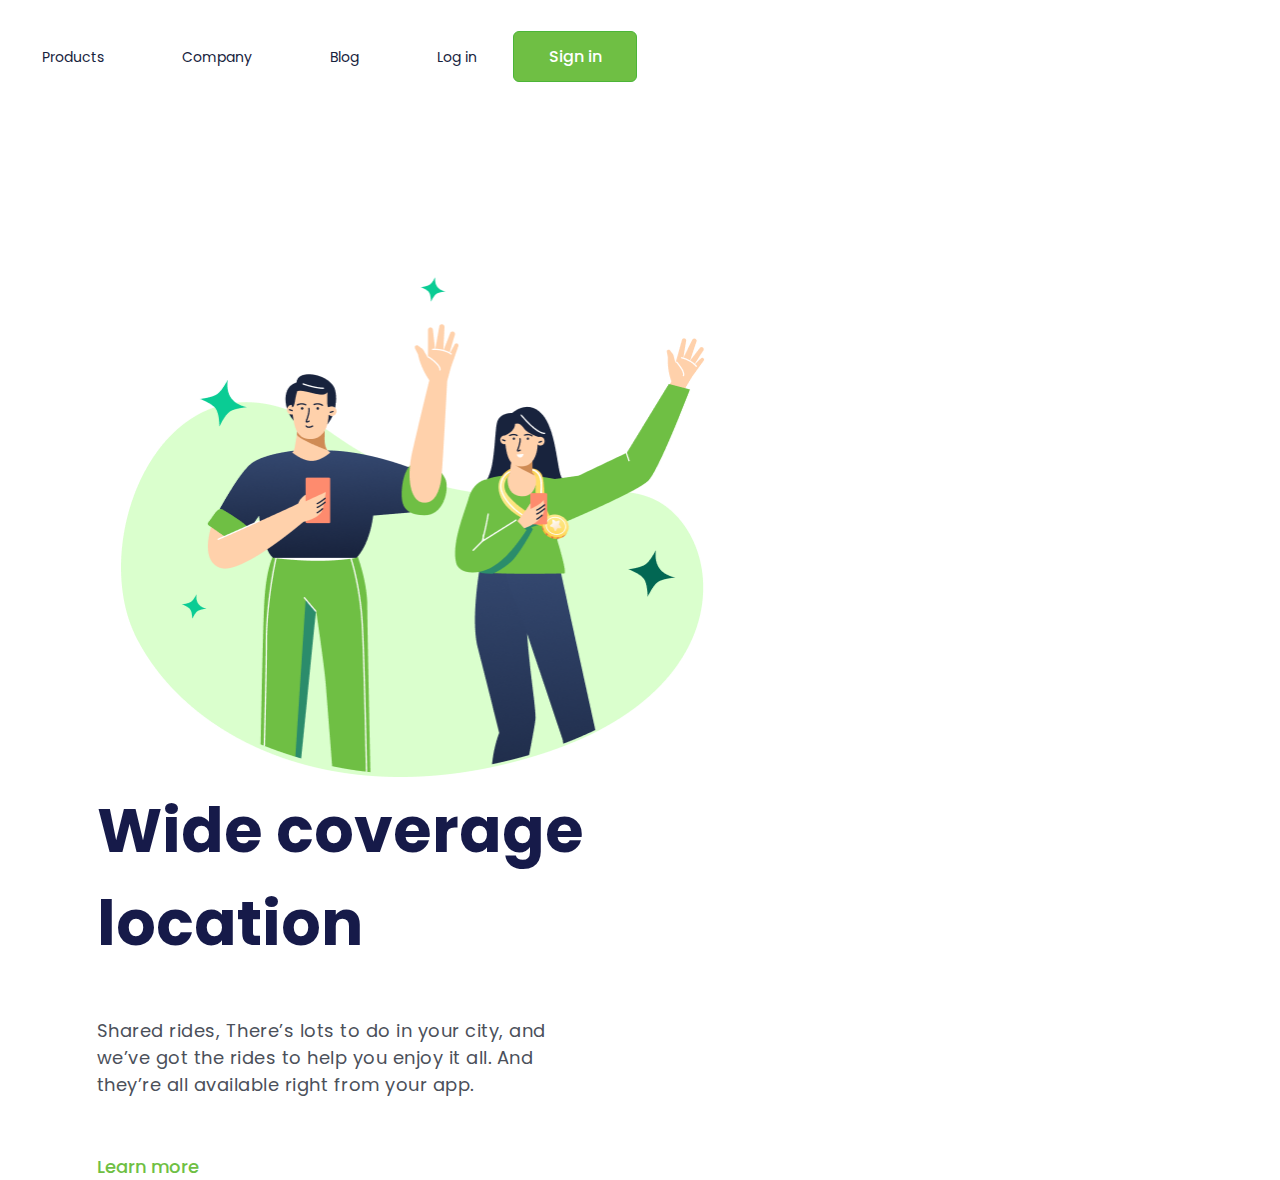
<file: 2-hands-project/index.html>
<!DOCTYPE html>
<html lang="en">
<head>
    <meta charset="UTF-8">
    <meta name="viewport" content="width=device-width, initial-scale=1.0">
    <title>2project</title>
    <link rel="stylesheet" href="style.css">
    <link rel="preconnect" href="https://fonts.googleapis.com">
<link rel="preconnect" href="https://fonts.gstatic.com" crossorigin>
<link href="https://fonts.googleapis.com/css2?family=Poppins:ital,wght@0,100;0,200;0,300;0,400;0,500;0,600;0,700;0,800;0,900;1,100;1,200;1,300;1,400;1,500;1,600;1,700;1,800;1,900&display=swap" rel="stylesheet">
</head>
<body>
    <header>
        <a class="menu">Products</a>
        <a class="menu">Company</a>
        <a class="menu">Blog</a>
        <a class="menu">Log in</a>
        <button class="button1">Sign in</button>
        
    </header>
    <img src="./assets/projectpeople.png" alt="foto de pessoas">
    <section >
        <h1>Wide coverage location</h1>
        <p >Shared rides, There’s lots to do in your city, and we’ve got the rides to help you enjoy it all. And they’re all available right from your app.</p>
        <button class="button2">Learn more</button>
    </section>

    
</body>
</html>
</file>
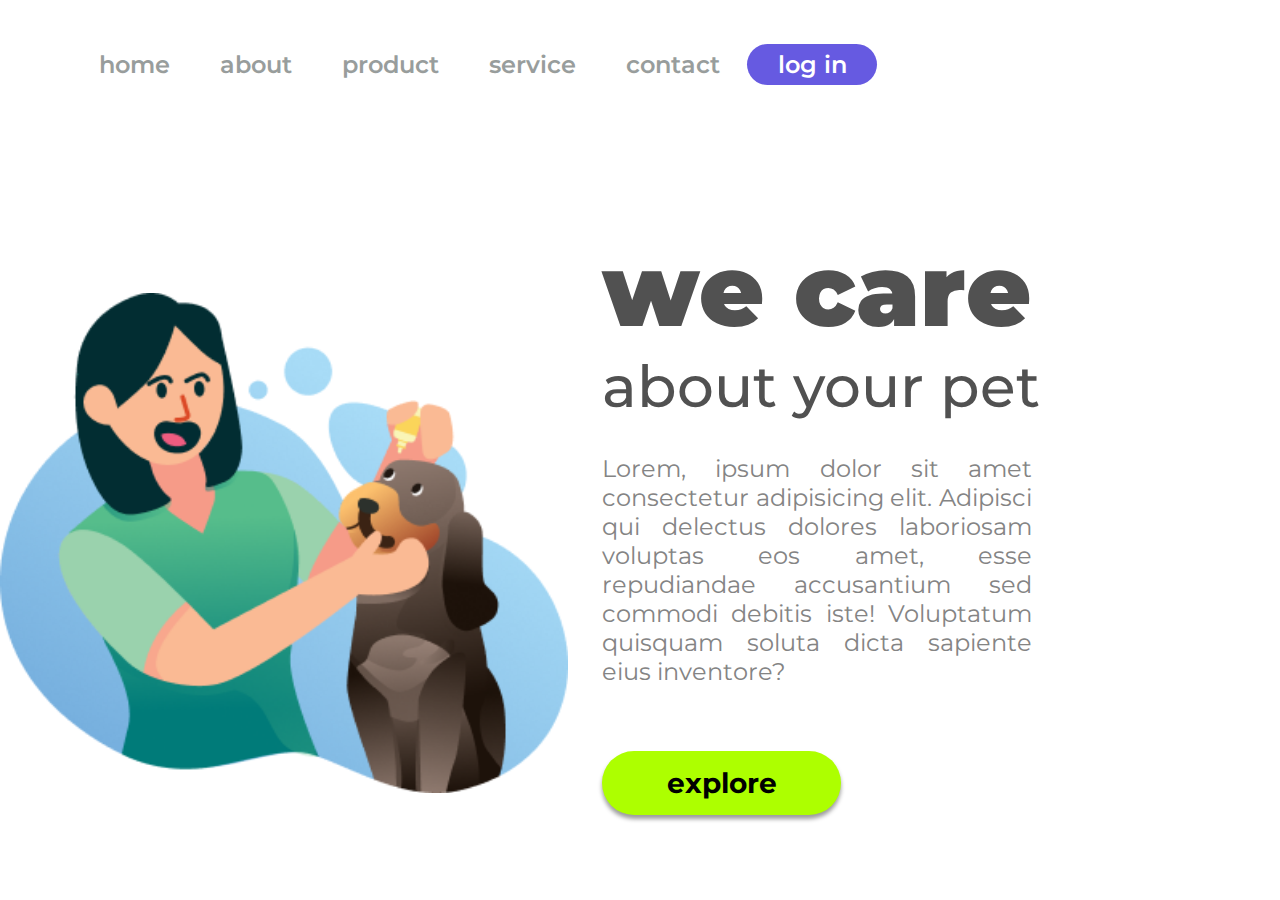
<file: care-pet-project/index.html>
<!DOCTYPE html>
<html lang="pt-br">

<head>
    <meta charset="UTF-8">
    <meta name="viewport" content="width=device-width, initial-scale=1.0">
    <title>Document</title>
    <link rel="stylesheet" href="./style.css">
    <link rel="preconnect" href="https://fonts.googleapis.com">
    <link rel="preconnect" href="https://fonts.gstatic.com" crossorigin>
    <link href="https://fonts.googleapis.com/css2?family=Montserrat:ital,wght@0,100..900;1,100..900&display=swap"
        rel="stylesheet">

</head>
<header>
    <a class="menu">home</a>
    <a class="menu">about</a>
    <a class="menu">product</a>
    <a class="menu">service</a>
    <a class="menu">contact</a>
    <button class="button1">log in</button>

</header>

<body>
    <img src="./assets/dog.png" alt="logo care">
    <div class="infp">
        <h1>we care</h1>
        <h2>about your pet</h2>
        <p>Lorem, ipsum dolor sit amet consectetur adipisicing elit. Adipisci qui delectus dolores laboriosam voluptas
            eos amet, esse repudiandae accusantium sed commodi debitis iste! Voluptatum quisquam soluta dicta sapiente
            eius inventore?</p>
        <button class ="button2">explore</button>
    </div>
</body>

</html>
</file>
<file: 2-hands-project/style.css>
*{
    padding: 0;
    margin: 0;
    font-family: "Poppins", sans-serif;
}
.menu {
    color: #17233D;

text-align: center;
font-size: 14px;
font-weight: 400;
margin: 47px 32px 209.2px 42px;
display: inline-block;
cursor: pointer;

 

}
.button1 {
    border-radius: 6px;
border: 1px solid #4CB538;
background: #6FBF44;
width: 124px;
height: 51px;
cursor: pointer;

color: #FFF;
font-size: 16px;
font-weight: 500;

}
img {width: 595.18px;
    height: 500px;
    top: 246px;
    left: 121px;
   margin-left: 121px;
   display: inline-block;
}

section {
    display: inline-block;
    width: 582px;
    margin-left: 96.83px;
}
h1 {
    color: #161A49;
font-size: 62px;
font-weight: 700;
}
p {
    color: #4B505A;
font-size: 18px;
font-weight: 400;
letter-spacing: 0.5px;
margin-top: 47px;
width: 493px;
}
.button2 {
 color: #6FBF44;
font-size: 18px;
font-weight: 500;
border: none;
background-color: #FFF;
margin-top: 55px;
cursor: pointer;


}

.button1:hover {
    opacity: 0.8;
}

.button2:hover {
  color: green;
}
</file>
<file: care-pet-project/style.css>
* {
    margin: 0;
    padding: 0;
    font-family: "Montserrat", sans-serif;


}

header {
    margin-left: 76px;
    margin-top: 44px;
    margin-bottom: 144px;

}

.menu {
    margin: 23px;
    color: #989D9C;
    font-size: 24px;
    font-weight: 600;


}

.button1 {
    background: #665AE1;
    width: 130px;
    height: 41px;
    border-radius: 50px;
    border: none;
    color: #fff;
    font-size: 24px;
    font-weight: 600;
    cursor: pointer;

}

.button1:hover {
    opacity: 0.9;
}

.button1:active {
    opacity: 0.3;
}

img {
    width: 568px;
    height: 500px;
    display: inline-block;

}

.infp {
    width: 515px;
    display: inline-block;
    margin-left: 30px;
}

h1 {
    font-size: 100px;
    color: #515151;
    font-weight: 900;

}

h2 {
    color: #515151;
    font-size: 58px;
    font-weight: 500;
}

p {
    color: #848484;
    font-size: 24px;
    font-weight: 400;
    margin-top: 32px;
    text-align: justify;
    width: 430px;

}

.button2 {
    background: #ADFF00;
    border-radius: 50px;
    border: none;
    width: 239px;
    height: 64px;
    font-size: 28px;
    font-weight: 700;
    box-shadow: rgb(156, 156, 156) 0px 4px 4px 0px;
    margin-top: 65px;
    cursor: pointer;
}

.button2:hover {
    opacity: 0.8;
}

.button2:active {
    opacity: 0.3;
}
</file>
